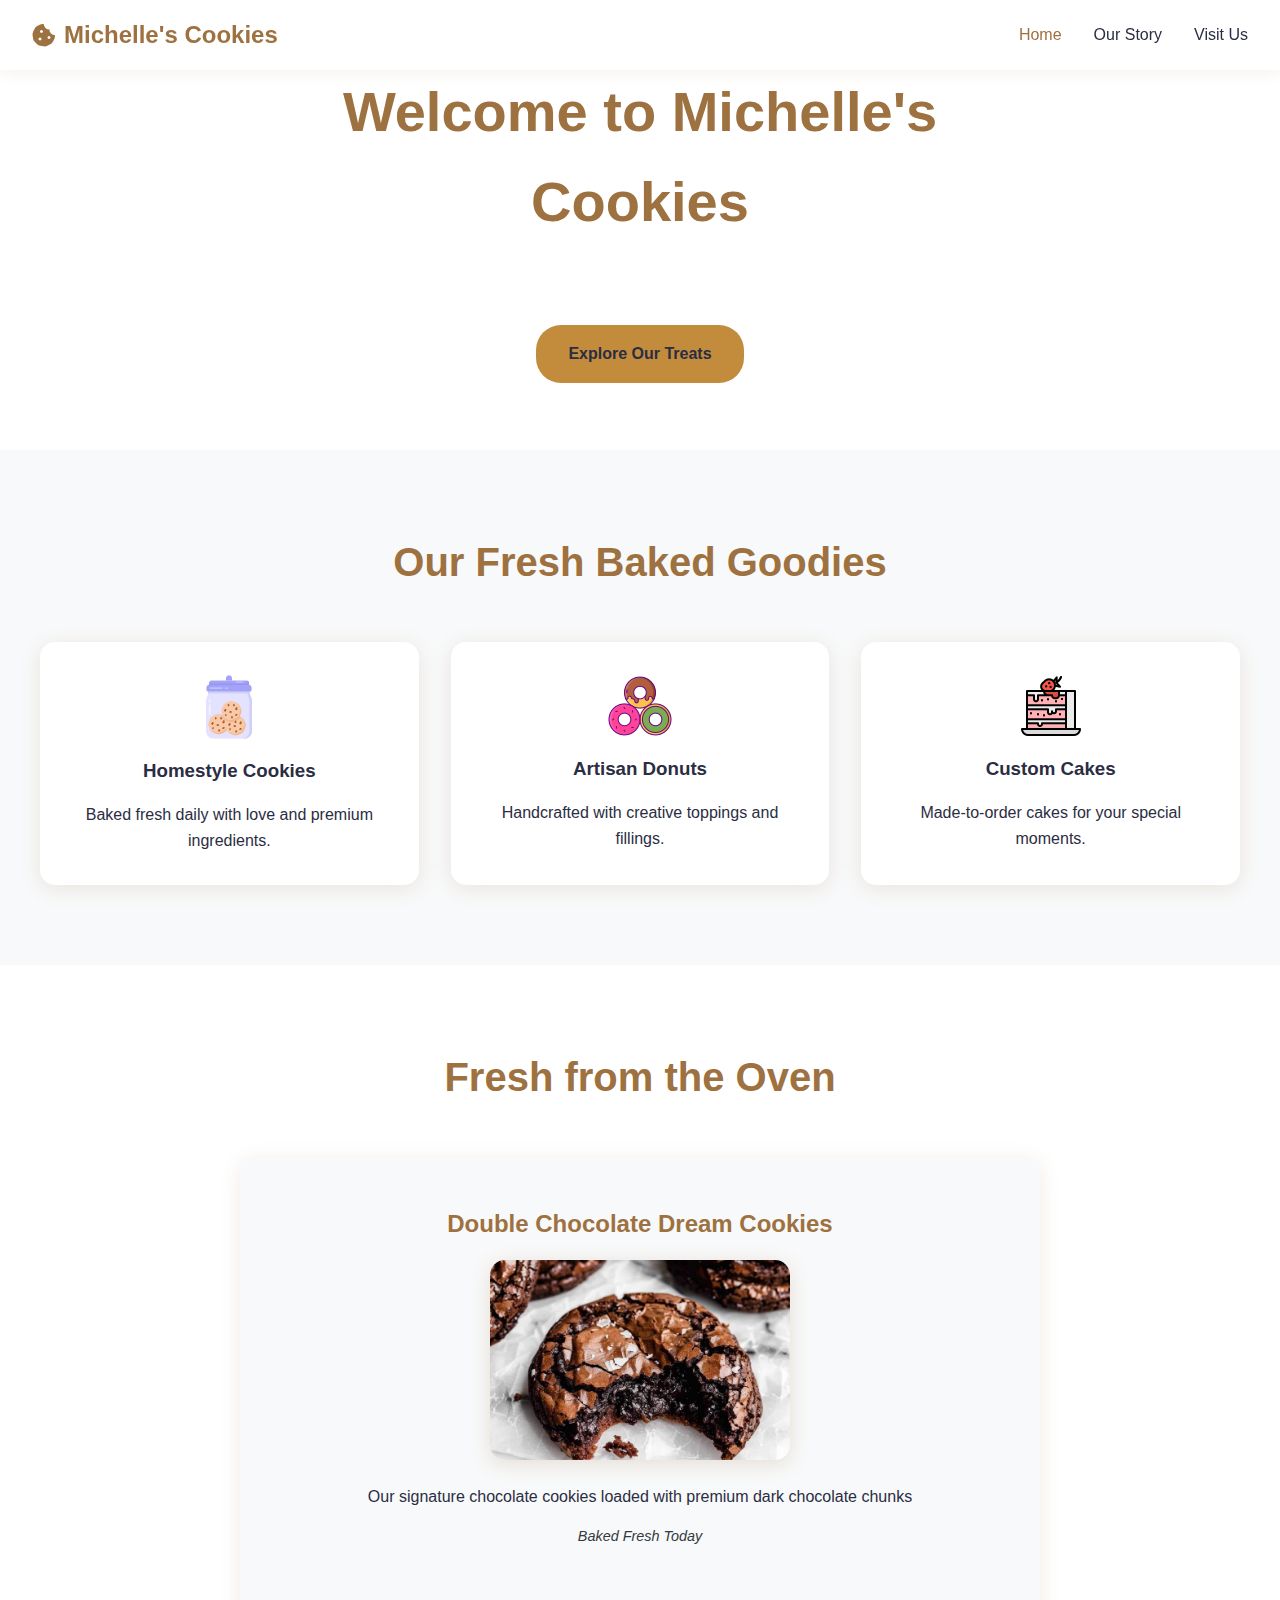
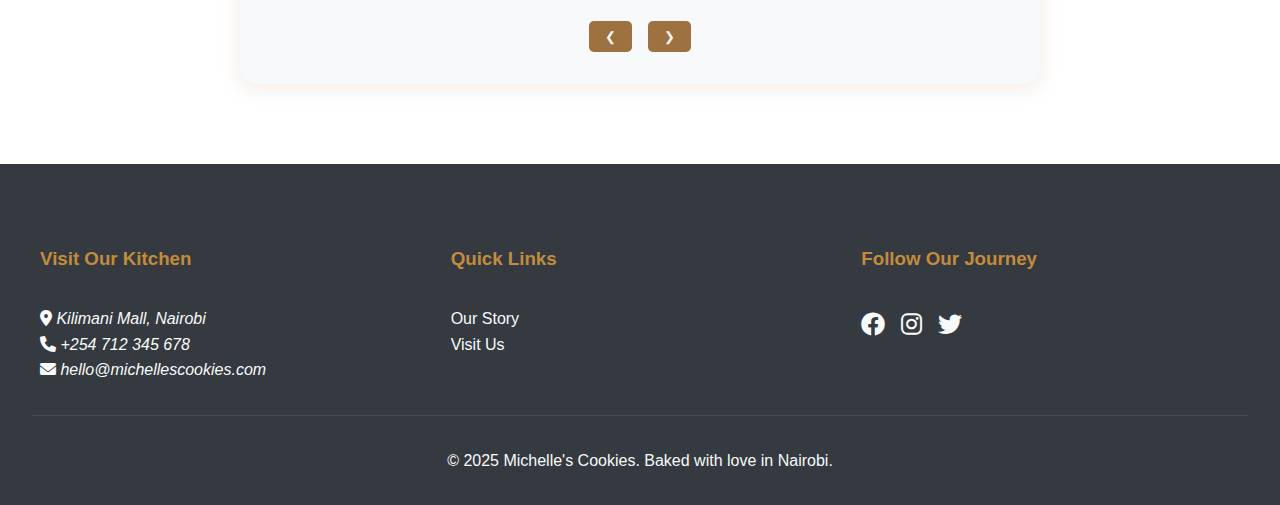
<file: pages/index.html>
<!DOCTYPE html>
<html lang="en">

<head>
    <meta charset="UTF-8">
    <meta name="viewport" content="width=device-width, initial-scale=1.0">
    <meta name="description" content="Michelle's Cookies - Homemade treats baked with love in Nairobi">
    <title>Michelle's Cookies - Fresh Baked Happiness</title>
    <link rel="stylesheet" href="/css/style.css">
    <link rel="stylesheet" href="https://cdnjs.cloudflare.com/ajax/libs/font-awesome/6.0.0/css/all.min.css">
</head>

<body>
    <nav class="navbar" role="navigation">
        <div class="bakery-logo">
            <i class="fas fa-cookie-bite" aria-hidden="true"></i>
            <span>Michelle's Cookies</span>
        </div>
        <button class="nav-toggle" aria-label="toggle navigation" aria-expanded="false">
            <span class="hamburger"></span>
        </button>
        <ul class="menu-links">
            <li><a href="index.html" class="active" aria-current="page">Home</a></li>
            <li><a href="about.html">Our Story</a></li>
            <li><a href="contact.html">Visit Us</a></li>
        </ul>
    </nav>

    <header class="bakery-welcome">
        <div class="welcome-message">
            <h1>Welcome to Michelle's Cookies</h1>
            <p>Where Every Bite Tastes Like Home</p>
            <div class="cta-container">
                <a href="#treats-menu" class="taste-button">Explore Our Treats</a>
            </div>
        </div>
    </header>

    <main>
        <section id="treats-menu" class="treats-showcase">
            <h2>Our Fresh Baked Goodies</h2>
            <div class="treats-grid">
                <article class="treat-card" data-aos="fade-up">
                    <img src="/assets/icons8-cookies-66.png" alt="Freshly Baked Cookies" width="66" height="66">
                    <h3>Homestyle Cookies</h3>
                    <p>Baked fresh daily with love and premium ingredients.</p>
                </article>
                <article class="treat-card" data-aos="fade-up" data-aos-delay="100">
                    <img src="/assets/icons8-donuts-64.png" alt="Artisan Donuts" width="64" height="64">
                    <h3>Artisan Donuts</h3>
                    <p>Handcrafted with creative toppings and fillings.</p>
                </article>
                <article class="treat-card" data-aos="fade-up" data-aos-delay="200">
                    <img src="/assets/icons8-cake-64.png" alt="Custom Cakes" width="64" height="64">
                    <h3>Custom Cakes</h3>
                    <p>Made-to-order cakes for your special moments.</p>
                </article>
            </div>
        </section>

        <section class="fresh-updates" aria-label="Latest Treats">
            <h2>Fresh from the Oven</h2>
            <div class="treats-slider">
                <div class="bakery-slides" role="region" aria-label="Latest Treats Slideshow">
                    <article class="slide active" role="tabpanel" aria-labelledby="slide1">
                        <h3 id="slide1">Double Chocolate Dream Cookies</h3>
                        <img class="treat-image" src="/assets/cookies1.jpeg" alt="Rich Double Chocolate Cookies">
                        <p>Our signature chocolate cookies loaded with premium dark chocolate chunks</p>
                        <span class="date">Baked Fresh Today</span>
                    </article>
                    <article class="slide" role="tabpanel" aria-labelledby="slide2">
                        <h3 id="slide2">Cookie Gift Box</h3>
                        <img class="treat-image" src="/assets/cookies2.jpeg" alt="Assorted Cookie Gift Box">
                        <p>A delightful assortment of our most-loved flavors</p>
                        <span class="date">Perfect for Gifting</span>
                    </article>
                    <article class="slide" role="tabpanel" aria-labelledby="slide3">
                        <h3 id="slide3">Michelle's Sweet Sampler</h3>
                        <img class="treat-image" src="/assets/donuts2.jpeg" alt="Sweet Treat Sampler Box">
                        <p>Try our bestsellers in one beautiful box</p>
                        <span class="date">Limited Daily Availability</span>
                    </article>
                </div>
                <div class="slider-controls">
                    <button class="prev" aria-label="Previous treat">❮</button>
                    <button class="next" aria-label="Next treat">❯</button>
                </div>
            </div>
        </section>
    </main>

    <footer>
        <div class="footer-content">
            <div class="footer-section">
                <h3>Visit Our Kitchen</h3>
                <address>
                    <p><i class="fas fa-map-marker-alt" aria-hidden="true"></i> Kilimani Mall, Nairobi</p>
                    <p><i class="fas fa-phone" aria-hidden="true"></i> <a href="tel:+254712345678">+254 712 345 678</a></p>
                    <p><i class="fas fa-envelope" aria-hidden="true"></i> <a href="mailto:hello@michellescookies.com">hello@michellescookies.com</a></p>
                </address>
            </div>
            <nav class="footer-section" aria-label="Footer Navigation">
                <h3>Quick Links</h3>
                <ul>
                    <li><a href="about.html">Our Story</a></li>
                    <li><a href="contact.html">Visit Us</a></li>
                </ul>
            </nav>
            <div class="footer-section">
                <h3>Follow Our Journey</h3>
                <div class="social-links">
                    <a href="#" aria-label="Follow us on Facebook"><i class="fab fa-facebook" aria-hidden="true"></i></a>
                    <a href="#" aria-label="Follow us on Instagram"><i class="fab fa-instagram" aria-hidden="true"></i></a>
                    <a href="#" aria-label="Follow us on Twitter"><i class="fab fa-twitter" aria-hidden="true"></i></a>
                </div>
            </div>
        </div>
        <div class="footer-bottom">
            <p>&copy; 2025 Michelle's Cookies. Baked with love in Nairobi.</p>
        </div>
    </footer>

    <button id="scroll-top" aria-label="Scroll to top">
        <i class="fas fa-arrow-up" aria-hidden="true"></i>
    </button>

    <script src="/js/script.js"></script>
</body>

</html>
</file>
<file: css/style.css>
:root {
    /* Warm Bakery Colors */
    --cookie-brown: #9e7140;
    --golden-crust: #c28c3c;
    --fresh-raspberry: #e63946;
    --dark-chocolate: #2b2d42;
    --vanilla-cream: #f8f9fa;
    --flour-white: #ffffff;
    --oat-light: #f8f9fa;
    --coffee-dark: #343a40;
    /* Typography */
    --recipe-titles: 'Montserrat', sans-serif;
    --recipe-text: 'Open Sans', sans-serif;
}


/* Global Styles */

* {
    margin: 0;
    padding: 0;
    box-sizing: border-box;
}

html {
    scroll-behavior: smooth;
}

body {
    font-family: var(--recipe-text);
    line-height: 1.6;
    color: var(--dark-chocolate);
}


/* Navigation */

.navbar {
    position: fixed;
    top: 0;
    width: 100%;
    background: var(--flour-white);
    padding: 1rem 2rem;
    display: flex;
    justify-content: space-between;
    align-items: center;
    z-index: 1000;
    box-shadow: 0 2px 15px rgba(158, 113, 64, 0.1);
}

.bakery-logo {
    display: flex;
    align-items: center;
    gap: 0.5rem;
    font-size: 1.5rem;
    color: var(--cookie-brown);
    font-weight: bold;
}

.menu-links {
    display: flex;
    gap: 2rem;
    list-style: none;
}

.menu-links a {
    text-decoration: none;
    color: var(--dark-chocolate);
    font-weight: 500;
    transition: color 0.3s ease;
}

.menu-links a:hover,
.menu-links a.active {
    color: var(--cookie-brown);
}

.nav-toggle {
    display: none;
}


/* Hero Section */

.bakery-welcome {
    height: 50vh;
    background-size:cover;
    background-position: center;
    display: flex;
    align-items: center;
    justify-content: center;
    text-align: center;
    color: var(--cookie-brown);
    padding: 0 ;
}

.welcome-message h1 {
    font-size: 3.5rem;
    margin-bottom: 0.5rem;
    animation: riseUp 1.2s ease-out;
}

.welcome-message p {
    font-size: 1.5rem;
    margin-bottom: 2rem;
    animation: softFade 1.2s ease-out 0.5s forwards;
    opacity: 0;
}

.taste-button {
    display: inline-block;
    padding: 1rem 2rem;
    background: var(--golden-crust);
    color: var(--dark-chocolate);
    text-decoration: none;
    border-radius: 25px;
    font-weight: bold;
    transition: all 0.3s ease;
}

.taste-button:hover {
    transform: translateY(-3px);
    box-shadow: 0 5px 15px rgba(194, 140, 60, 0.3);
}


/* Features Section */

.treats-showcase {
    padding: 5rem 2rem;
    background: var(--oat-light);
}

.treats-showcase h2 {
    text-align: center;
    font-size: 2.5rem;
    margin-bottom: 3rem;
    color: var(--cookie-brown);
}

.treats-grid {
    display: grid;
    grid-template-columns: repeat(auto-fit, minmax(300px, 1fr));
    gap: 2rem;
    max-width: 1200px;
    margin: 0 auto;
}

.treat-card {
    background: var(--flour-white);
    padding: 2rem;
    border-radius: 15px;
    text-align: center;
    transition: transform 0.3s ease;
    box-shadow: 0 4px 20px rgba(158, 113, 64, 0.15);
}

.treat-card:hover {
    transform: translateY(-10px);
}

.treat-card i {
    font-size: 3rem;
    color: var(--cookie-brown);
    margin-bottom: 1rem;
}


/* Announcements Section */

.fresh-updates {
    padding: 5rem 2rem;
}

.fresh-updates h2 {
    text-align: center;
    font-size: 2.5rem;
    margin-bottom: 3rem;
    color: var(--cookie-brown);
}

.treats-slider {
    max-width: 800px;
    margin: 0 auto;
    position: relative;
    background: var(--oat-light);
    border-radius: 15px;
    padding: 2rem;
    box-shadow: 0 4px 20px rgba(158, 113, 64, 0.15);
}

.bakery-slides {
    position: relative;
    height: 400px;
    margin-bottom: 2rem;
}

.treat-image {
    width: 300px;
    height: 200px;
    object-fit: cover;
    border-radius: 15px;
    box-shadow: 0 4px 20px rgba(158, 113, 64, 0.2);
    margin: 0 auto 1.5rem auto;
    display: block;
}

.slide {
    position: absolute;
    top: 0;
    left: 0;
    width: 100%;
    height: 100%;
    opacity: 0;
    transition: opacity 0.5s ease;
    display: flex;
    flex-direction: column;
    justify-content: flex-start;
    align-items: center;
    padding: 1rem;
}

.slide h3 {
    color: var(--cookie-brown);
    font-size: 1.5rem;
    margin-bottom: 1rem;
    font-family: var(--recipe-titles);
}

.slide p {
    color: var(--dark-chocolate);
    margin-bottom: 1rem;
    text-align: center;
    max-width: 80%;
}

.slide .date {
    color: var(--coffee-dark);
    font-size: 0.9rem;
    font-style: italic;
}

.slide.active {
    opacity: 1;
}

.slider-controls {
    display: flex;
    justify-content: center;
    gap: 1rem;
    margin-top: 1rem;
}

.slider-controls button {
    background: var(--cookie-brown);
    color: var(--vanilla-cream);
    border: none;
    padding: 0.5rem 1rem;
    border-radius: 5px;
    cursor: pointer;
    transition: background-color 0.3s ease;
}

.slider-controls button:hover {
    background: var(--golden-crust);
}


/* Counter Section */

.counter-section {
    background: var(--cookie-brown);
    color: var(--vanilla-cream);
    padding: 5rem 2rem;
}

.counter-grid {
    display: grid;
    grid-template-columns: repeat(auto-fit, minmax(200px, 1fr));
    gap: 2rem;
    max-width: 1200px;
    margin: 0 auto;
    text-align: center;
}

.counter-item i {
    font-size: 3rem;
    margin-bottom: 1rem;
    color: var(--golden-crust);
}

.counter {
    font-size: 2.5rem;
    font-weight: bold;
    margin-bottom: 0.5rem;
}


/* Footer */

footer {
    background: var(--coffee-dark);
    color: var(--vanilla-cream);
    padding: 5rem 2rem 2rem;
}

.footer-content {
    display: grid;
    grid-template-columns: repeat(auto-fit, minmax(250px, 1fr));
    gap: 2rem;
    max-width: 1200px;
    margin: 0 auto;
}

.footer-section h3 {
    margin-bottom: 1rem;
    color: var(--golden-crust);
}

.footer-section ul {
    list-style: none;
}

.footer-section a {
    color: var(--vanilla-cream);
    text-decoration: none;
    transition: color 0.3s ease;
}

.footer-section a:hover {
    color: var(--golden-crust);
}

.social-links {
    display: flex;
    gap: 1rem;
    font-size: 1.5rem;
}

.footer-bottom {
    text-align: center;
    margin-top: 2rem;
    padding-top: 2rem;
    border-top: 1px solid rgba(255, 255, 255, 0.1);
}


/* Scroll to Top Button */

#scroll-top {
    position: fixed;
    bottom: 2rem;
    right: 2rem;
    background: var(--cookie-brown);
    color: var(--vanilla-cream);
    width: 50px;
    height: 50px;
    border-radius: 50%;
    border: none;
    cursor: pointer;
    display: none;
    align-items: center;
    justify-content: center;
    font-size: 1.5rem;
    transition: background-color 0.3s ease;
    z-index: 999;
}

#scroll-top:hover {
    background: var(--golden-crust);
}


/* Animations */

@keyframes riseUp {
    from {
        transform: translateY(30px);
        opacity: 0;
    }
    to {
        transform: translateY(0);
        opacity: 1;
    }
}

@keyframes softFade {
    from {
        opacity: 0;
        transform: scale(0.98);
    }
    to {
        opacity: 1;
        transform: scale(1);
    }
}


/* Responsive Design */

@media (max-width: 1200px) {
    .container {
        padding: 2rem 1rem;
    }
    .treats-grid,
    .footer-content {
        grid-template-columns: repeat(auto-fit, minmax(250px, 1fr));
    }
}

@media (max-width: 992px) {
    .welcome-message h1 {
        font-size: 3rem;
    }
    .treats-slider {
        max-width: 90%;
    }
    .bakery-slides {
        height: 250px;
    }
}

@media (max-width: 768px) {
    .nav-toggle {
        display: block;
        background: none;
        border: none;
        cursor: pointer;
        padding: 0.5rem;
    }
    .hamburger {
        display: block;
        width: 25px;
        height: 3px;
        background: var(--dark-chocolate);
        position: relative;
        transition: all 0.3s ease;
    }
    .hamburger::before,
    .hamburger::after {
        content: '';
        position: absolute;
        width: 100%;
        height: 100%;
        background: var(--dark-chocolate);
        transition: all 0.3s ease;
    }
    .hamburger::before {
        top: -8px;
    }
    .hamburger::after {
        bottom: -8px;
    }
    .menu-links {
        display: none;
        position: absolute;
        top: 100%;
        left: 0;
        width: 100%;
        background: var(--flour-white);
        padding: 1rem;
        flex-direction: column;
        gap: 1rem;
        text-align: center;
        box-shadow: 0 2px 5px rgba(0, 0, 0, 0.1);
    }
    .menu-links.active {
        display: flex;
    }
    .welcome-message h1 {
        font-size: 2.5rem;
    }
    .welcome-message p {
        font-size: 1.2rem;
    }
    .treats-showcase h2,
    .fresh-updates h2,
    .page-header h1 {
        font-size: 2rem;
    }
    .bakery-slides {
        height: 450px;
    }
    .treat-image {
        width: 250px;
        height: 170px;
    }
    .slide h3 {
        font-size: 1.3rem;
    }
    .slide p {
        font-size: 0.95rem;
        max-width: 90%;
    }
    .footer-content {
        grid-template-columns: 1fr;
        text-align: center;
    }
    .social-links {
        justify-content: center;
    }
    .form {
        padding: 1.5rem;
    }
    .story-grid {
        grid-template-columns: 1fr;
        gap: 1.5rem;
        margin: 2rem 0;
    }
    .story-card {
        padding: 1.5rem;
    }
    .story-card h3 {
        font-size: 1.3rem;
    }
    .mission-vision .container {
        grid-template-columns: 1fr;
        gap: 1.5rem;
    }
    .values-grid {
        grid-template-columns: 1fr;
        gap: 1.5rem;
    }
}

@media (max-width: 480px) {
    .welcome-message h1 {
        font-size: 2rem;
    }
    .welcome-message p {
        font-size: 1rem;
    }
    .taste-button {
        padding: 0.8rem 1.5rem;
    }
    .treats-showcase h2,
    .fresh-updates h2,
    .page-header h1 {
        font-size: 1.8rem;
    }
    .bakery-slides {
        height: 500px;
    }
    .treat-image {
        width: 200px;
        height: 140px;
    }
    .slide h3 {
        font-size: 1.2rem;
    }
    .slide p {
        font-size: 0.9rem;
        max-width: 95%;
    }
    .treats-slider {
        padding: 1rem;
    }
    .treat-card,
    .info-card {
        padding: 1.5rem;
    }
    .form-group {
        margin-bottom: 1rem;
    }
    #scroll-top {
        width: 40px;
        height: 40px;
        font-size: 1.2rem;
        right: 1rem;
        bottom: 1rem;
    }
    .story-card {
        padding: 1.25rem;
    }
    .story-card h3 {
        font-size: 1.2rem;
    }
    .mission-vision,
    .values {
        padding: 3rem 0;
    }
    .about-section h2 {
        font-size: 1.8rem;
    }
}


/* Flexbox Enhancements */

.bakery-welcome {
    display: flex;
    flex-direction: column;
    align-items: center;
    gap: 1rem;
    max-width: 800px;
    margin: 0 auto;
    padding: 0 1rem;
}

.treat-card,
.info-card {
    display: flex;
    flex-direction: column;
    align-items: center;
    gap: 1rem;
}

.footer-section {
    display: flex;
    flex-direction: column;
    gap: 1rem;
}


/* Accessibility */

@media (prefers-reduced-motion: reduce) {
    * {
        animation: none !important;
        transition: none !important;
    }
}


/* Print Styles */

@media print {
    .nav-toggle,
    .menu-links,
    #scroll-top,
    .taste-button,
    .slider-controls {
        display: none !important;
    }
    * {
        background: transparent !important;
        color: #000 !important;
        box-shadow: none !important;
    }
    a {
        text-decoration: underline;
    }
    .bakery-welcome,
    .page-header {
        height: auto;
        min-height: auto;
    }
}


/* Page Header */

.page-header {
    height: 50vh;
    background: linear-gradient(rgba(0, 0, 0, 0.5), rgba(0, 0, 0, 0.5)), url('/assets/header-bg.jpg');
    background-size: cover;
    background-position: center;
    display: flex;
    align-items: center;
    justify-content: center;
    text-align: center;
    color: var(--vanilla-cream);
    padding: 0 1rem;
    margin-top: 70px;
}

.page-header h1 {
    font-size: 3rem;
    margin-bottom: 1rem;
    animation: riseUp 1.2s ease-out;
}

.page-header p {
    font-size: 1.5rem;
    animation: softFade 1.2s ease-out 0.5s forwards;
    opacity: 0;
}


/* Container */

.container {
    max-width: 1200px;
    margin: 0 auto;
    padding: 2rem;
}


/* About Page Styles */

.about-intro {
    padding: 4rem 0;
    text-align: center;
}

.about-intro h2 {
    color: var(--cookie-brown);
    margin-bottom: 1.5rem;
    font-size: 2.5rem;
}

.about-intro p {
    max-width: 800px;
    margin: 0 auto;
    line-height: 1.8;
}

.mission-vision {
    background: var(--oat-light);
    padding: 4rem 0;
}

.mission-vision .container {
    display: grid;
    grid-template-columns: repeat(auto-fit, minmax(300px, 1fr));
    gap: 2rem;
}

.mission,
.vision {
    text-align: center;
    padding: 2rem;
    background: var(--flour-white);
    border-radius: 10px;
    box-shadow: 0 4px 6px rgba(0, 0, 0, 0.1);
}

.mission i,
.vision i {
    font-size: 3rem;
    color: var(--cookie-brown);
    margin-bottom: 1rem;
}

.values {
    padding: 4rem 0;
}

.values h2 {
    text-align: center;
    color: var(--cookie-brown);
    margin-bottom: 3rem;
    font-size: 2.5rem;
}

.values-grid {
    display: grid;
    grid-template-columns: repeat(auto-fit, minmax(250px, 1fr));
    gap: 2rem;
}

.value-card {
    text-align: center;
    padding: 2rem;
    background: var(--oat-light);
    border-radius: 10px;
    transition: transform 0.3s ease;
}

.value-card:hover {
    transform: translateY(-10px);
}

.value-card i {
    font-size: 2.5rem;
    color: var(--cookie-brown);
    margin-bottom: 1rem;
}

.facilities {
    background: var(--oat-light);
    padding: 4rem 0;
}

.facilities h2 {
    text-align: center;
    color: var(--cookie-brown);
    margin-bottom: 3rem;
    font-size: 2.5rem;
}

.facilities-grid {
    display: grid;
    grid-template-columns: repeat(auto-fit, minmax(250px, 1fr));
    gap: 2rem;
}

.facility-card {
    text-align: center;
    padding: 2rem;
    background: var(--flour-white);
    border-radius: 10px;
    box-shadow: 0 4px 6px rgba(0, 0, 0, 0.1);
    transition: transform 0.3s ease;
}

.facility-card:hover {
    transform: translateY(-10px);
}

.facility-card i {
    font-size: 2.5rem;
    color: var(--cookie-brown);
    margin-bottom: 1rem;
}

.team {
    padding: 4rem 0;
}

.team h2 {
    text-align: center;
    color: var(--cookie-brown);
    margin-bottom: 3rem;
    font-size: 2.5rem;
}

.team-grid {
    display: grid;
    grid-template-columns: repeat(auto-fit, minmax(300px, 1fr));
    gap: 2rem;
}

.team-member {
    text-align: center;
    padding: 2rem;
    background: var(--oat-light);
    border-radius: 10px;
    transition: transform 0.3s ease;
}

.team-member:hover {
    transform: translateY(-10px);
}

.member-info h3 {
    color: var(--cookie-brown);
    margin-bottom: 0.5rem;
}

.member-info .position {
    color: var(--fresh-raspberry);
    font-weight: 500;
    margin-bottom: 1rem;
}


/* Contact Page Styles */

.contact-info {
    padding: 4rem 0;
}

.info-grid {
    display: grid;
    grid-template-columns: repeat(auto-fit, minmax(250px, 1fr));
    gap: 2rem;
}

.info-card {
    text-align: center;
    padding: 2rem;
    background: var(--oat-light);
    border-radius: 10px;
    transition: transform 0.3s ease;
}

.info-card:hover {
    transform: translateY(-10px);
}

.info-card i {
    font-size: 2.5rem;
    color: var(--cookie-brown);
    margin-bottom: 1rem;
}

.contact-form {
    background: var(--oat-light);
    padding: 4rem 0;
}

.contact-form h2 {
    text-align: center;
    color: var(--cookie-brown);
    margin-bottom: 3rem;
    font-size: 2.5rem;
}

.form {
    max-width: 600px;
    margin: 0 auto;
    background: var(--flour-white);
    padding: 2rem;
    border-radius: 10px;
    box-shadow: 0 4px 6px rgba(0, 0, 0, 0.1);
}

.form-group {
    margin-bottom: 1.5rem;
    position: relative;
}

.form-group label {
    display: block;
    margin-bottom: 0.5rem;
    color: var(--dark-chocolate);
    font-weight: 500;
}

.form-group input,
.form-group select,
.form-group textarea {
    width: 100%;
    padding: 0.75rem;
    border: 1px solid #ddd;
    border-radius: 5px;
    font-family: var(--recipe-text);
}

.form-group input:focus,
.form-group select:focus,
.form-group textarea:focus {
    outline: none;
    border-color: var(--cookie-brown);
}

.form-feedback {
    position: absolute;
    bottom: -20px;
    left: 0;
    font-size: 0.875rem;
    transition: all 0.3s ease;
}

.form-feedback.error {
    color: var(--fresh-raspberry);
}

.form-group input.error,
.form-group select.error,
.form-group textarea.error {
    border-color: var(--fresh-raspberry);
}

.submit-btn {
    display: block;
    width: 100%;
    padding: 1rem;
    background: var(--cookie-brown);
    color: var(--vanilla-cream);
    border: none;
    border-radius: 5px;
    font-weight: bold;
    cursor: pointer;
    transition: background-color 0.3s ease;
}

.submit-btn:hover {
    background: var(--golden-crust);
}

.submit-btn:disabled {
    background: var(--coffee-dark);
    cursor: not-allowed;
}

.map {
    padding: 4rem 0;
}

.map h2 {
    text-align: center;
    color: var(--cookie-brown);
    margin-bottom: 3rem;
    font-size: 2.5rem;
}

.map-container {
    border-radius: 10px;
    overflow: hidden;
    box-shadow: 0 4px 6px rgba(0, 0, 0, 0.1);
}


/* Story Grid Styles */

.story-grid {
    display: grid;
    grid-template-columns: repeat(auto-fit, minmax(300px, 1fr));
    gap: 2rem;
    margin: 3rem 0;
}

.story-card {
    background: var(--oat-light);
    padding: 2rem;
    border-radius: 10px;
    box-shadow: 0 4px 6px rgba(0, 0, 0, 0.1);
    transition: transform 0.3s ease;
}

.story-card:hover {
    transform: translateY(-5px);
}

.story-card h3 {
    color: var(--cookie-brown);
    margin-bottom: 1rem;
    font-size: 1.5rem;
}

.story-card p {
    line-height: 1.8;
    color: var(--dark-chocolate);
}

.success-message {
    text-align: center;
    padding: 2rem;
}

.success-message i {
    font-size: 3rem;
    color: #28a745;
    margin-bottom: 1rem;
}

.success-message h3 {
    color: var(--cookie-brown);
    margin-bottom: 1rem;
}
</file>
